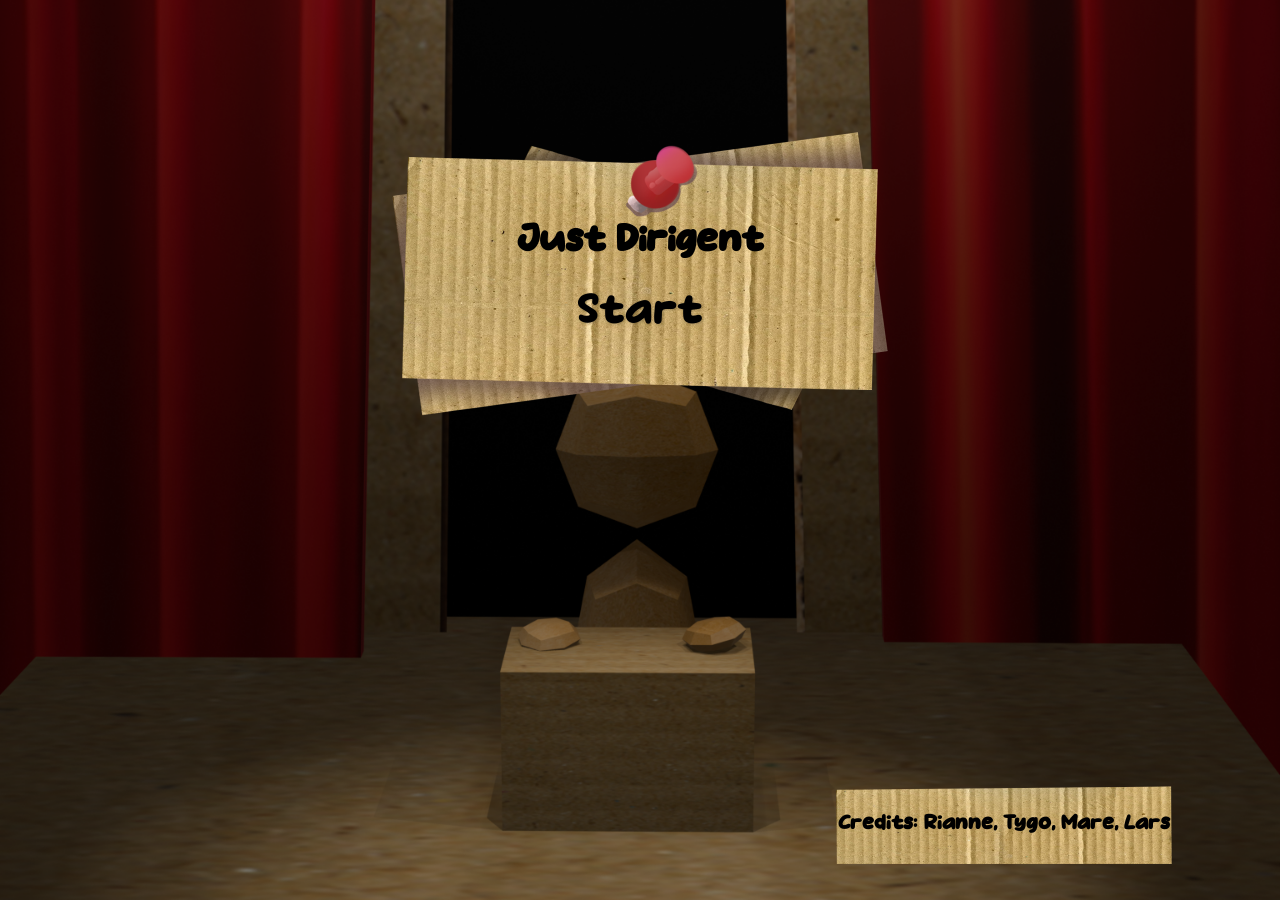
<file: index.html>
<!DOCTYPE html>
<html lang="en">
<head>
    <meta charset="UTF-8">
    <meta name="viewport" content="width=device-width, initial-scale=1.0">
    <title>Home | Just Dirigent</title>
    <link rel="stylesheet" href="css/style.css">
</head>
<body>

    <div class="header">
        <div class="text">
            <h1>Just Dirigent</h1>
                <a href="quiz.html">
                    <button id="button" class="button">Start</button>
                </a>
        </div>
    </div>

    <div class="credits">
        <h3>Credits: Rianne, Tygo, Mare, Lars</h3>
    </div>
    
</body>
</html>
</file>
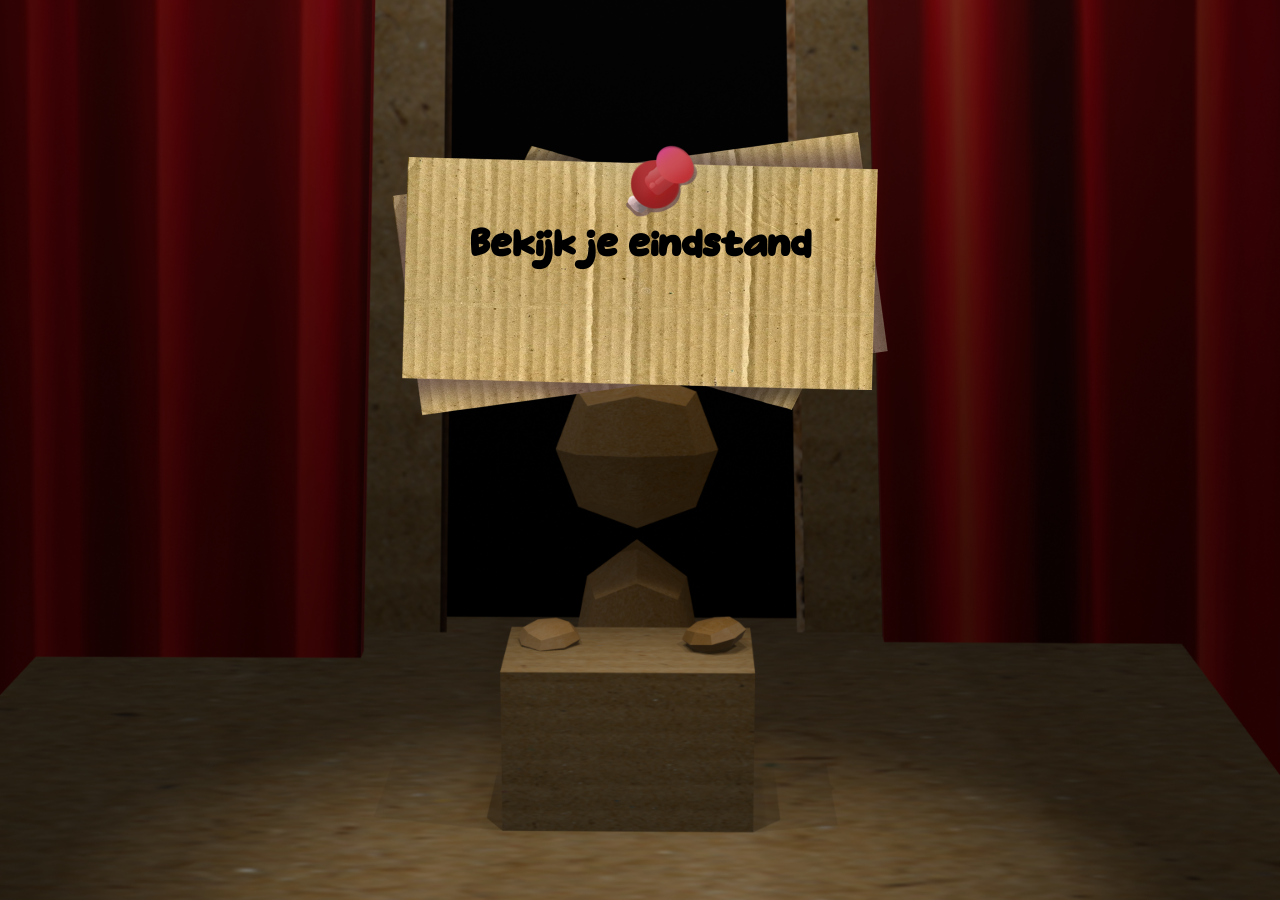
<file: eind.html>
<!DOCTYPE html>
<html lang="en">
<head>
    <meta charset="UTF-8">
    <meta name="viewport" content="width=device-width, initial-scale=1.0">
    <title>End | Dirigent</title>
    <script defer src="js/eind.js"></script>
    <link rel="stylesheet" href="css/style.css">
</head>
<body class="end-page">

        <video autoplay muted loop id="myVideo">
            <source src="videos/Score_Animation.mp4" type="video/mp4">
            Your browser does not support HTML5 video.
        </video>

        <div class="score">
        <div class="text">
           <h1>Bekijk je eindstand</h1>
            <p id="score"></p>
        </div>
    </div>

</body>
</html>
</file>
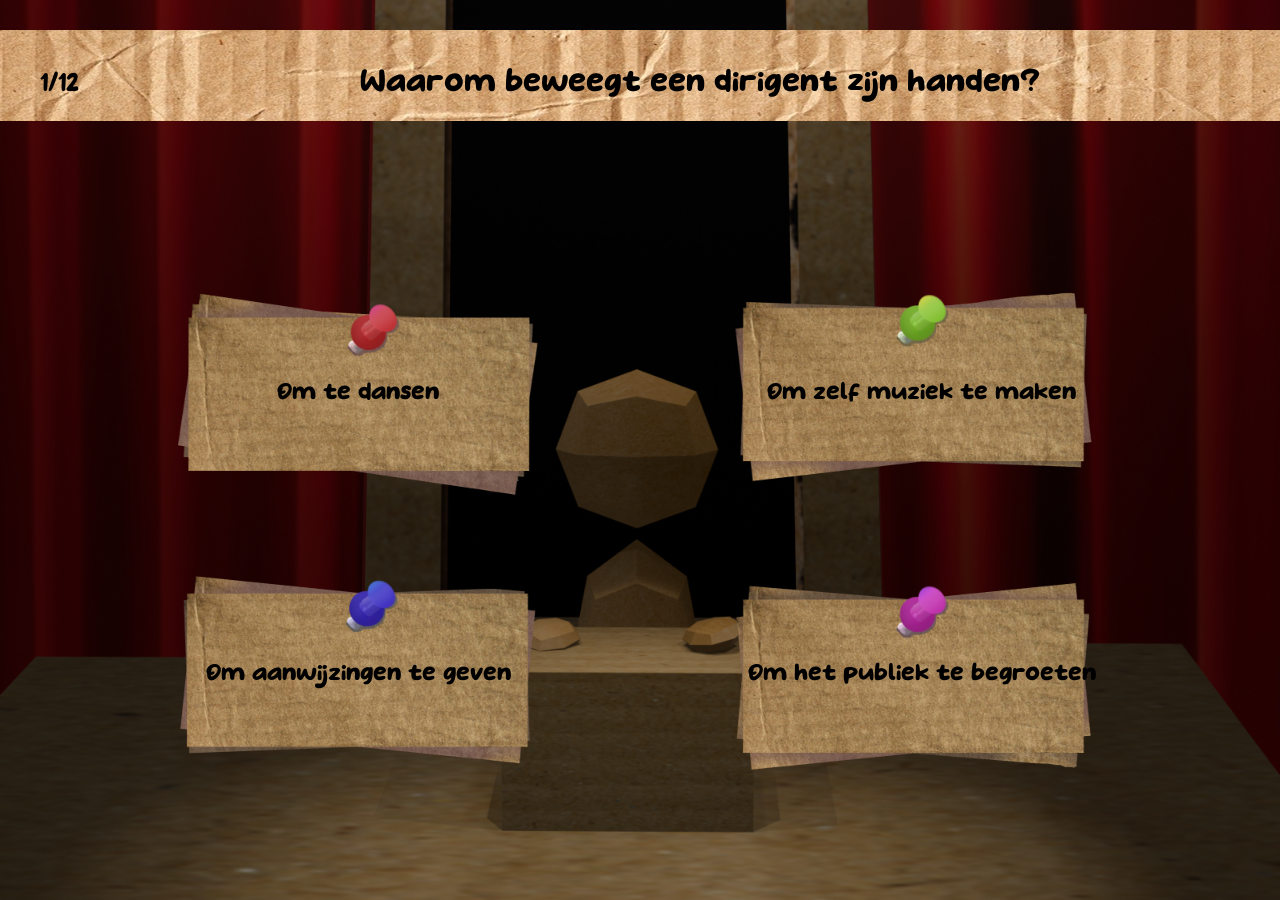
<file: quiz.html>
<!DOCTYPE html>
<html lang="en">
<head>
    <meta charset="UTF-8">
    <meta name="viewport" content="width=device-width, initial-scale=1.0">
    <title>Quiz | Just Dirigent</title>
    <link rel="stylesheet" href="css/style.css">
    <script defer src="js/quiz.js"></script>
</head>
<body>
    
    <div class="balk">
        <div class="timer"></div>
       <div class="vraag-teller"></div>
       <div class="vraag" id="vraag">wefrrefw</div>
    </div>

    <div class="container">
        <div class="kolom">        
            <div class="antwoord" id="antwoordA"></div>
            <div class="antwoord" id="antwoordB"></div>
        </div>
        <div class="kolom">
            <div class="antwoord" id="antwoordC"></div>
            <div class="antwoord" id="antwoordD"></div>
        </div>
    </div>
    
</body>
</html>
</file>
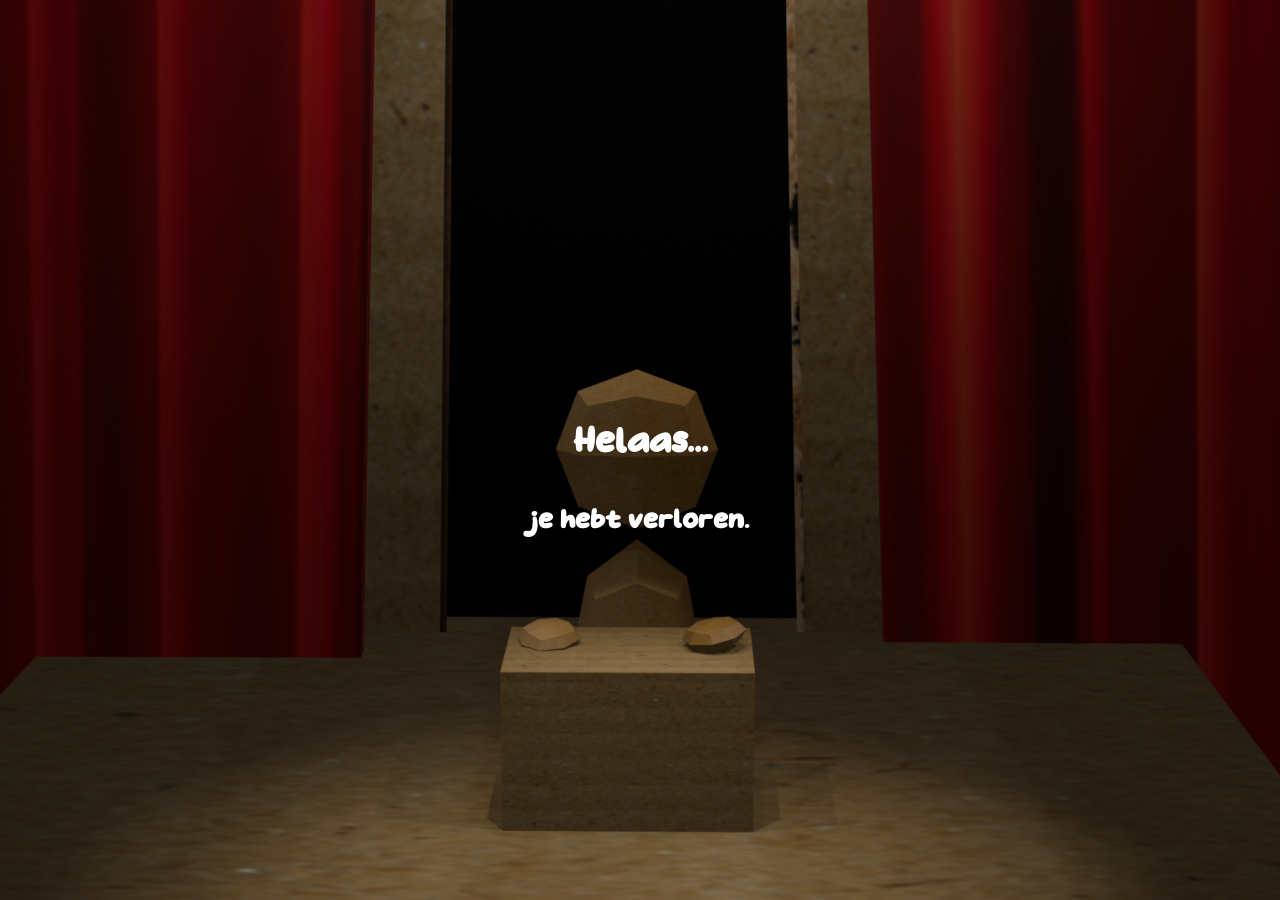
<file: verlies.html>
<!DOCTYPE html>
<html lang="en">
<head>
    <meta charset="UTF-8">
    <meta name="viewport" content="width=device-width, initial-scale=1.0">
    <title>Je hebt verloren... | Just Dirigent</title>
    <link rel="stylesheet" href="css/style.css">
    <script defer src="js/animatie.js"></script>
</head>
<body>

    <video autoplay muted loop id="myVideo">
        <source src="videos/Lose_Animation_Recidency.mp4" type="video/mp4">
        Your browser does not support HTML5 video.
    </video>

      <div class="content">
        <h1>Helaas...</h1>
        <h2>je hebt verloren.</h2>
    </div>
    
</body>
</html>
</file>
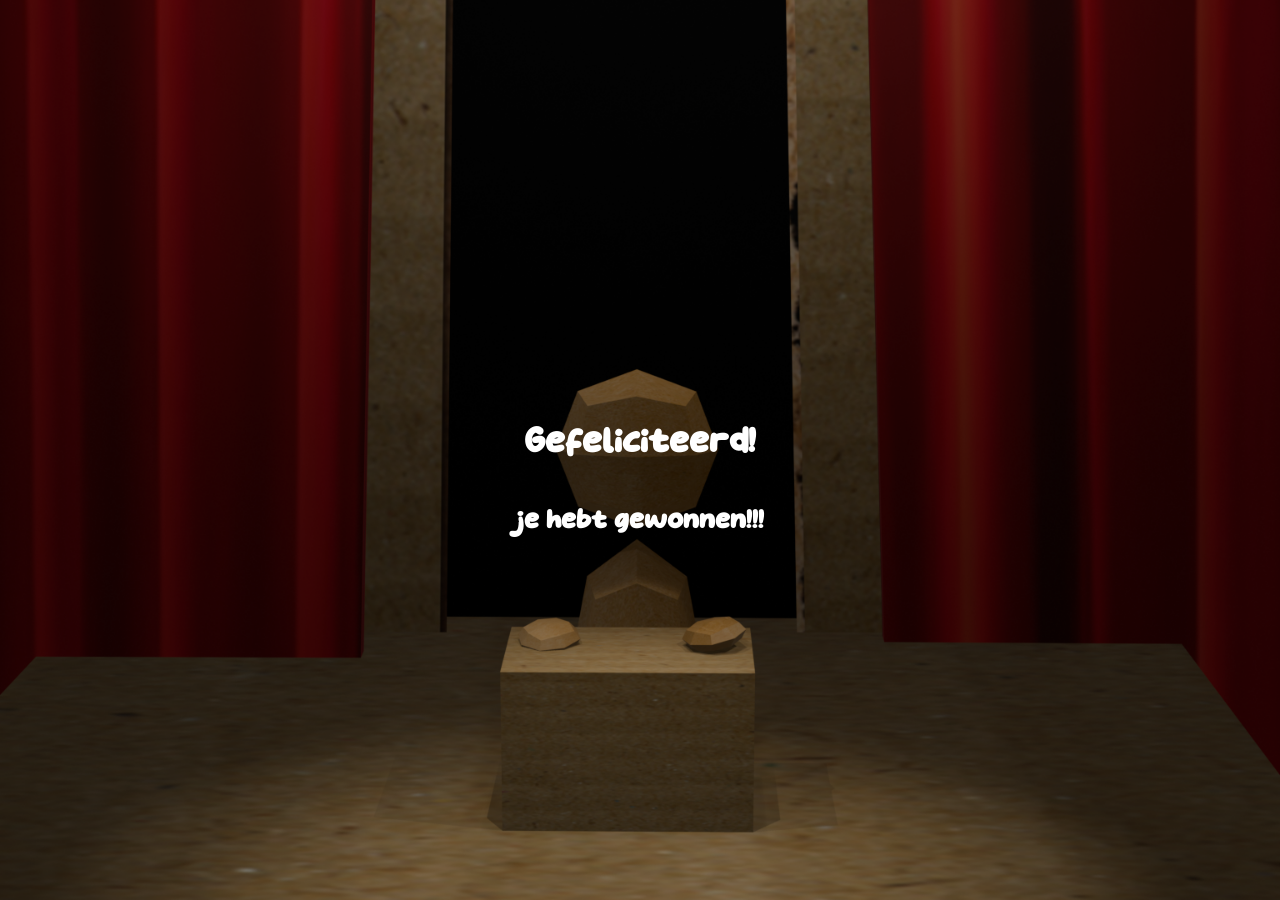
<file: win.html>
<!DOCTYPE html>
<html lang="en">
<head>
    <meta charset="UTF-8">
    <meta name="viewport" content="width=device-width, initial-scale=1.0">
    <title>Je hebt gwonnen!!! | Just Dirigent</title>
    <link rel="stylesheet" href="css/style.css">
    <script defer src="js/animatie.js"></script>
</head>
<body>

    <video autoplay muted loop id="myVideo">
    <source src="videos/Win_Animation_Recidency.mp4" type="video/mp4">
    Your browser does not support HTML5 video.
    </video>

    <div class="content">
        <h1>Gefeliciteerd!</h1>
        <h2>je hebt gewonnen!!!</h2>
    </div>
    
</body>
</html>
</file>
<file: css/style.css>
@font-face {
font-family: 'MilkyBoba';
src: url('../fonts/Milky-Boba.ttf') format('truetype');
}

/* ================= BASIS ================= */

* {
box-sizing: border-box;
}

html {
font-size: 16px;
}

body {
font-family: 'MilkyBoba';
margin: 0;
padding: 0;

min-height: 100vh;
display: flex;
flex-direction: column;

background-image: url('../images/Background_quiz_v2.png');
background-repeat: no-repeat;
background-size: cover;
background-position: center;
overflow: hidden;
}

/* ================= VIDEO BACKGROUND ================= */

#myVideo {
position: fixed;
top: 0;
left: 0;
width: 100%;
height: 100%;
object-fit: cover;
z-index: -1;
}

/* ================= HOME / SCORE ================= */

.header,
.score {
background-image: url('../images/startButton.png');
background-size: contain;
background-position: center;
background-repeat: no-repeat;

width: 100%;
min-height: 60vh;

display: flex;
justify-content: center;
align-items: center;
text-align: center;

animation: swing 5s linear infinite alternate;
}

.text {
display: flex;
flex-direction: column;
align-items: center;
}

.text h1 {
font-size: 2.2rem;
}

.text p {
font-size: 1.3rem;
}

/* ================= START BUTTON ================= */

.button {
background-color: transparent;
font-size: 2.5rem;
border: none;
cursor: pointer;
font-family: "MilkyBoba";
text-shadow: 1px 1px 3px rgba(0,0,0,0.2);

animation: pulse 2s infinite ease-in-out;
transition: 0.3s;
}

.button:hover {
transform: scale(1.15);
}

/* ================= ANIMATIONS ================= */

@keyframes pulse {
0% { transform: scale(1); }
50% { transform: scale(1.1); }
100% { transform: scale(1); }
}

@keyframes swing {
0% { transform: rotate(0deg); }
50% { transform: rotate(5deg); }
100% { transform: rotate(-5deg); }
}

/* ================= QUIZ BALK ================= */

.balk {
background-image: url('../images/Loadingbar_v2.png');

width: 1400px;
height: 110px;

margin: 30px auto;

background-size: 110%;
background-position: center;
background-repeat: no-repeat;

display: flex;
align-items: center;
justify-content: center;
position: relative;
}

.timer {
position: absolute;
right: 40px;
font-size: 2.5rem;
}

.vraag-teller {
position: absolute;
left: 40px;
font-size: 1.6rem;
}

.vraag {
text-align: center;
font-size: 1.8rem;
}

/* ================= QUIZ LAYOUT ================= */

.container {
flex: 1;
display: flex;
justify-content: center;
align-items: center;
gap: 6vw;
}

.kolom {
display: flex;
flex-direction: column;
gap: 3vw;
}

/* ================= ANTWOORD KAARTEN ================= */

.antwoord {
width: 40vw;
height: 20vw;

max-width: 700px;
max-height: 350px;

min-width: 250px;
min-height: 140px;

display: flex;
justify-content: center;
align-items: center;

text-align: center;
padding: 30px 40px;

font-size: 1.4rem;

overflow: hidden;

word-wrap: break-word;
overflow-wrap: break-word;
word-break: break-word;

line-height: 1.3;

transition: transform 0.3s;
}

.antwoord:hover {
transform: scale(1.05);
}

#antwoordA {
background-image: url('../images/card_Red.png');
background-size: 150%;
background-position: center;
background-repeat: no-repeat;
}

#antwoordB {
background-image: url('../images/card_Blue.png');
background-size: 150%;
background-position: center;
background-repeat: no-repeat;
}

#antwoordC {
background-image: url('../images/card_Green.png');
background-size: 150%;
background-position: center;
background-repeat: no-repeat;
}

#antwoordD {
background-image: url('../images/card_Pink.png');
background-size: 150%;
background-position: center;
background-repeat: no-repeat;
}

/* ================= CREDITS ================= */

.credits {
position: fixed;
bottom: 20px;
right: 20px;

width: 40vw;
max-width: 800px;
min-width: 260px;

height: 110px;

background-image: url('../images/creditbar.png');
background-size: 100%;
background-position: center;
background-repeat: no-repeat;

display: flex;
align-items: center;
justify-content: center;
}

.credits h3 {
margin: 0;
font-size: 1.2rem;
}

/* ================= VIDEO CONTENT ================= */

.content {
position: fixed;
top: 45%;
left: 50%;
transform: translateX(-50%);

display: flex;
flex-direction: column;
align-items: center;

width: 90%;
max-width: 900px;

color: white;
text-align: center;
}

/* ================= LAPTOP ================= */

@media (max-width: 1440px) {

.container {
gap: 4vw;
}

.kolom {
gap: 2vw;
}

}

/* ================= TABLET ================= */

@media (max-width: 1024px) {

.container {
flex-direction: column;
gap: 30px;
}

.antwoord {
width: 80vw;
height: 25vw;
}

}

/* ================= MOBILE ================= */

@media (max-width: 600px) {

.balk {
height: 80px;
}

.timer {
right: 20px;
font-size: 2rem;
}

.vraag-teller {
left: 20px;
font-size: 1.4rem;
}

.vraag {
font-size: 1.5rem;
}

.antwoord {
font-size: 1.2rem;
}

.credits {
width: 80vw;
height: 80px;
}

}
</file>
